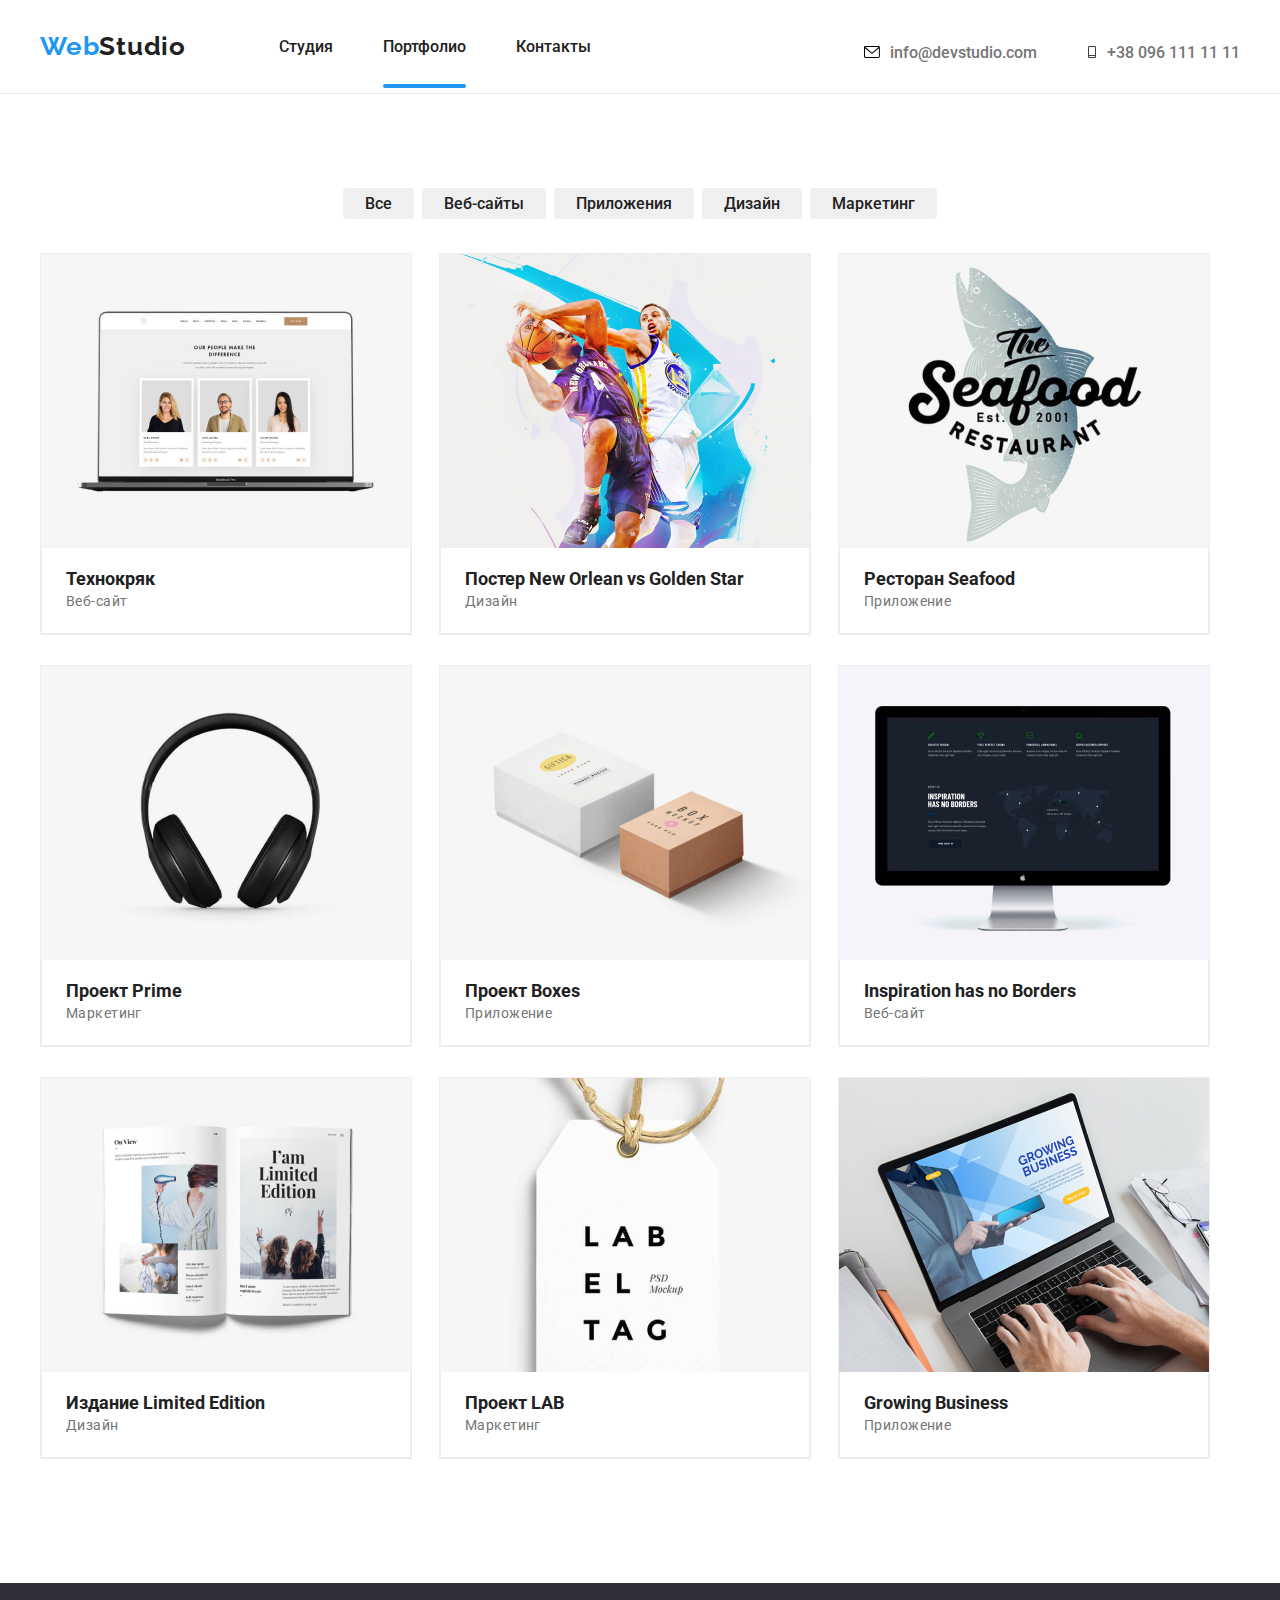
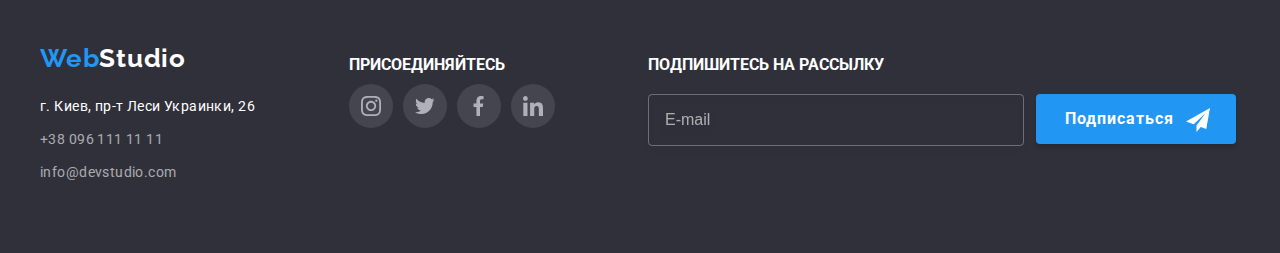
<file: portfolio.html>
<!DOCTYPE html>
<html lang="en">
    <head>
        <meta charset="UTF-8" />
        <meta http-equiv="X-UA-Compatible" content="IE=edge" />
        <meta name="viewport" content="width=device-width, initial-scale=1.0" />
        <title>Document</title>
        <link rel="stylesheet" href="./css/reset.css" />
        <link rel="preconnect" href="https://fonts.googleapis.com" />
        <link rel="preconnect" href="https://fonts.gstatic.com" crossorigin />
        <link
            href="https://fonts.googleapis.com/css2?family=Raleway:wght@700&family=Roboto:wght@400;500;700;900&display=swap"
            rel="stylesheet"
        />
        <link rel="stylesheet" href="./css/style.css" />
    </head>
    <body>
        <!--Шапка страницы-->
        <header class="header-box">
            <div class="conteiner header-conteiner">
                <nav class="page-nav">
                    <a href="./index.html" lang="en" class="logo"
                        >Web<span class="logo-studio-title">Studio</span></a
                    >
                    <ul class="nav-links">
                        <li class="nav-links-item">
                            <a class="nav-links-link" href="./index.html"
                                >Студия</a
                            >
                        </li>
                        <li class="nav-links-item">
                            <a class="nav-links-link current" href="./portfolio.html"
                                >Портфолио</a
                            >
                        </li>
                        <li class="nav-links-item">
                            <a class="nav-links-link" href="#">Контакты</a>
                        </li>
                    </ul>
                </nav>

                <ul class="contacts">
                    <li class="contacts-item">
                        <a
                            href="mailto:info@devstudio.com"
                            class="contacts-link"
                            ><svg class="contact-icon" width="16" height="12">
                                <use
                                    href="./images/icons/symbol-defs-1.svg#icon-e-mail"
                                ></use>
                            </svg>info@devstudio.com</a
                        >
                    </li>
                    <li class="contacts-item">
                        <a href="tel:+380961111111" class="contacts-link"
                            ><svg class="contact-icon" width="10" height="12">
                                <use
                                    href="./images/icons/symbol-defs-1.svg#icon-phone"
                                ></use>
                            </svg>+38 096 111 11 11</a
                        >
                    </li>
                </ul>
            </div>
        </header>
        <!--Наполнение страницы-->
        <main>
            <section>
                <div>
                    <ul class="section-btn">
                        <li class="section-btn-item">
                            <button class="button-portfolio" type="button">
                                Все
                            </button>
                        </li>
                        <li class="section-btn-item">
                            <button class="button-portfolio" type="button">
                                Веб-сайты
                            </button>
                        </li>
                        <li class="section-btn-item">
                            <button class="button-portfolio" type="button">
                                Приложения
                            </button>
                        </li>
                        <li class="section-btn-item">
                            <button class="button-portfolio" type="button">
                                Дизайн
                            </button>
                        </li>
                        <li>
                            <button class="button-portfolio" type="button">
                                Маркетинг
                            </button>
                        </li>
                    </ul>
                </div>
            </section>

            <section class="conteiner"">
                <ul class="section-img">
                    <li class="conteiner-img link-card">
                        <a  href="">
                            <div class="blue-overlay">
                            <img
                                src="./images/photo_tehnokryak.jpg"
                                alt="технокряк"
                            />
                            <div class="text-overlay">   
                                    <p class="text">Ресурс предлагает комплексные предложения с разным уровнем функционала и сервисов. Все это позволит посетителю получить исчерпывающие сведения о компании или частном лице.</p> 
                                </div> 
                            </div>
                            <div class="card ">
                            <h2>Технокряк</h2>
                            <p>Веб-сайт</p>
                            </div>
                        </a>
                    </li>
                    <li class="conteiner-img link-card">
                        <a href="">
                            <div class="blue-overlay">
                            <img src="./images/photo_poster.jpg" alt="постер" />
                            <div class="text-overlay">   
                                    <p class="text">Ресурс предлагает комплексные предложения с разным уровнем функционала и сервисов. Все это позволит посетителю получить исчерпывающие сведения о компании или частном лице.</p> 
                                </div>
                            </div>
                            <div class="card">
                            <h2>Постер New Orlean vs Golden Star</h2>
                            <p>Дизайн</p>
                            </div>
                        </a>
                    </li>
                    <li class="conteiner-img link-card">
                        <a href="">
                            <div class="blue-overlay">
                            <img
                                src="./images/photo_resto.jpg"
                                alt="ресторан"
                            />
                            <div class="text-overlay">   
                                    <p class="text">Ресурс предлагает комплексные предложения с разным уровнем функционала и сервисов. Все это позволит посетителю получить исчерпывающие сведения о компании или частном лице.</p> 
                                </div>
                            </div>
                            <div class="card">
                            <h2>Ресторан Seafood</h2>
                            <p>Приложение</p>
                            </div>
                        </a>
                    </li>
                    <li class="conteiner-img link-card">
                        <a href="">
                            <div class="blue-overlay">
                            <img
                                src="./images/photo_prime.jpg"
                                alt="наушники"
                            />
                            <div class="text-overlay">   
                                    <p class="text">Ресурс предлагает комплексные предложения с разным уровнем функционала и сервисов. Все это позволит посетителю получить исчерпывающие сведения о компании или частном лице.</p> 
                                </div>
                                </div>
                             <div class="card">
                            <h2>Проект Prime</h2>
                            <p>Маркетинг</p>
                            </div>
                        </a>
                    </li>
                    <li class="conteiner-img link-card">
                        <a href="">
                            <div class="blue-overlay">
                            <img src="./images/photo_boxes.jpg" alt="коробки" />
                            <div class="text-overlay">   
                                    <p class="text">Ресурс предлагает комплексные предложения с разным уровнем функционала и сервисов. Все это позволит посетителю получить исчерпывающие сведения о компании или частном лице.</p> 
                                </div>
                            </div>
                            <div class="card">
                            <h2>Проект Boxes</h2>
                            <p>Приложение</p>
                            </div>
                        </a>
                    </li>
                    <li class="conteiner-img link-card">
                        <a href="">
                            <div class="blue-overlay">
                            <img
                                src="./images/photo_borders.jpg"
                                alt="монитор"
                            />
                            <div class="text-overlay">   
                                    <p class="text">Ресурс предлагает комплексные предложения с разным уровнем функционала и сервисов. Все это позволит посетителю получить исчерпывающие сведения о компании или частном лице.</p> 
                                </div>
                                </div>
                            <div class="card">
                            <h2>Inspiration has no Borders</h2>
                            <p>Веб-сайт</p>
                            </div>
                        </a>
                    </li>
                    <li class="conteiner-img link-card">
                        <a href="">
                            <div class="blue-overlay">
                            <img
                                src="./images/photo_magazin.jpg"
                                alt="журнал"
                            />
                            <div class="text-overlay">   
                                    <p class="text">Ресурс предлагает комплексные предложения с разным уровнем функционала и сервисов. Все это позволит посетителю получить исчерпывающие сведения о компании или частном лице.</p> 
                                </div>
                            </div>
                            <div class="card">
                            <h2>Издание Limited Edition</h2>
                            <p>Дизайн</p>
                            </div>
                        </a>
                    </li>
                    <li class="conteiner-img link-card">
                        <a href="">
                            <div class="blue-overlay">
                            <img src="./images/photo_lab.jpg" alt="бирка" />
                            <div class="text-overlay">   
                                    <p class="text">Ресурс предлагает комплексные предложения с разным уровнем функционала и сервисов. Все это позволит посетителю получить исчерпывающие сведения о компании или частном лице.</p> 
                                </div>
                            </div>
                            <div class="card">
                            <h2>Проект LAB</h2>
                            <p>Маркетинг</p>
                            </div>
                        </a>
                    </li>
                    <li class="conteiner-img link-card">
                        <a href="">
                            <div class="blue-overlay">
                            <img
                                src="./images/photo_business.jpg"
                                alt="ноутбук"
                            />
                            <div class="text-overlay">   
                                    <p class="text">Ресурс предлагает комплексные предложения с разным уровнем функционала и сервисов. Все это позволит посетителю получить исчерпывающие сведения о компании или частном лице.</p> 
                                </div>
                                </div>
                            <div class="card">
                            <h2>Growing Business</h2>
                            <p>Приложение</p>
                            </div>
                        </a>
                    </li>
                </ul>
            </section>
        </main>
        <!--Подвал страницы-->
        <footer class="footer">
            <div class="conteiner conteiner-footer">
                <div>
                    <a href="./index.html" class="logo"
                        >Web<span class="logo-studio">Studio</span></a
                    >
                    <address>
                        <p class="address-footer address">
                            г. Киев, пр-т Леси Украинки, 26
                        </p>

                        <ul>
                            <li class="address">
                                <a
                                    href="tel:+380961111111"
                                    class="contacts-footer"
                                    >+38 096 111 11 11</a
                                >
                            </li>
                            <li class="address">
                                <a
                                    href="mailto:info@devstudio.com"
                                    class="contacts-footer"
                                    >info@devstudio.com</a
                                >
                            </li>
                        </ul>
                    </address>
                </div>
                <div class="footer-block">
                    <b class="footer-join">присоединяйтесь</b>
                    <ul class="social-networks list">
                        <li class="social-item">
                            <a href="#" class="social-link">
                                <svg class="social-icon" width="20" height="20">
                                    <use
                                        href="./images/icons/symbol-defs-1.svg#icon-instagram"
                                    ></use>
                                </svg>
                            </a>
                        </li>
                        <li class="social-item">
                            <a href="#" class="social-link">
                                <svg class="social-icon" width="20" height="20">
                                    <use
                                        href="./images/icons/symbol-defs-1.svg#icon-twitter"
                                    ></use>
                                </svg>
                            </a>
                        </li>
                        <li class="social-item">
                            <a href="#" class="social-link">
                                <svg class="social-icon" width="20" height="20">
                                    <use
                                        href="./images/icons/symbol-defs-1.svg#icon-facebook"
                                    ></use>
                                </svg>
                            </a>
                        </li>
                        <li class="social-item">
                            <a href="#" class="social-link">
                                <svg class="social-icon" width="20" height="20">
                                    <use
                                        href="./images/icons/symbol-defs-1.svg#icon-linkedin"
                                    ></use>
                                </svg>
                            </a>
                        </li>
                    </ul>
                </div>
                <div class="footer-mailing">
                    <b class="footer-join">Подпишитесь на рассылку</b>
                    <div class="mailing-block">
                        <label class="footer-label">
                            <input class="footer-input" name="email" type="email" placeholder="E-mail">
                        </label>
                        <div class="footer-subscribe">
                            <button class="button-send btn-subscribe" type="submit">Подписаться
                                <svg class="icon-subscribe" width="24" height="24">
                                <use href="./images/icons/symbol-defs-1.svg#icon-send"></use>
                            </svg></button>
                           
                        </div>
                    </div>
                </div>
            </div>
        </footer>
    </body>
</html>
</file>
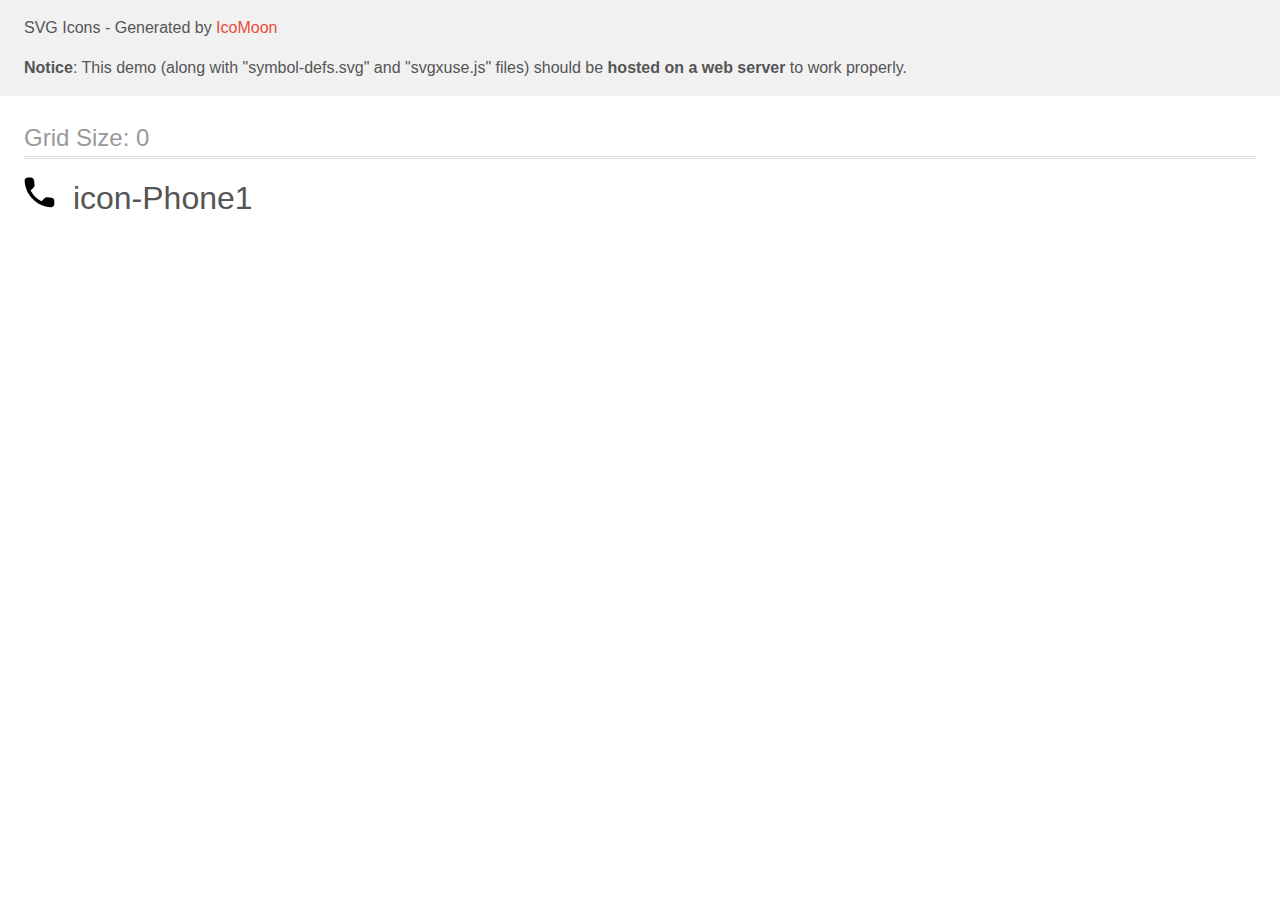
<file: images/icomoon/demo-external-svg.html>
<!doctype html>
<html>
<head>
    <title>IcoMoon - SVG Icons</title>
    <meta charset="utf-8">
    <meta name="viewport" content="width=device-width, initial-scale=1">
    <link rel="stylesheet" href="demo-files/demo.css">
    <link rel="stylesheet" href="style.css">
</head>
<body>
<header class="bgc1 clearfix">
<div class="mhl">
    <p>SVG Icons - Generated by <a href="https://icomoon.io/app">IcoMoon</a></p><p><strong>Notice</strong>: This demo (along with "symbol-defs.svg" and "svgxuse.js" files) should be <b>hosted on a web server</b> to work properly.</p>
</div>
</header>
    <div class="clearfix mhl ptl">
        <h1 class="mvm mtn fgc1">Grid Size: 0</h1>
        <div class="glyph fs1">
            <div class="clearfix pbs">
                <svg class="icon icon-Phone1"><use xlink:href="symbol-defs.svg#icon-Phone1"></use></svg><span class="name"> icon-Phone1</span>
            </div>
        </div>
  </div>
<script defer src="svgxuse.js"></script>
</body>
</html>
</file>
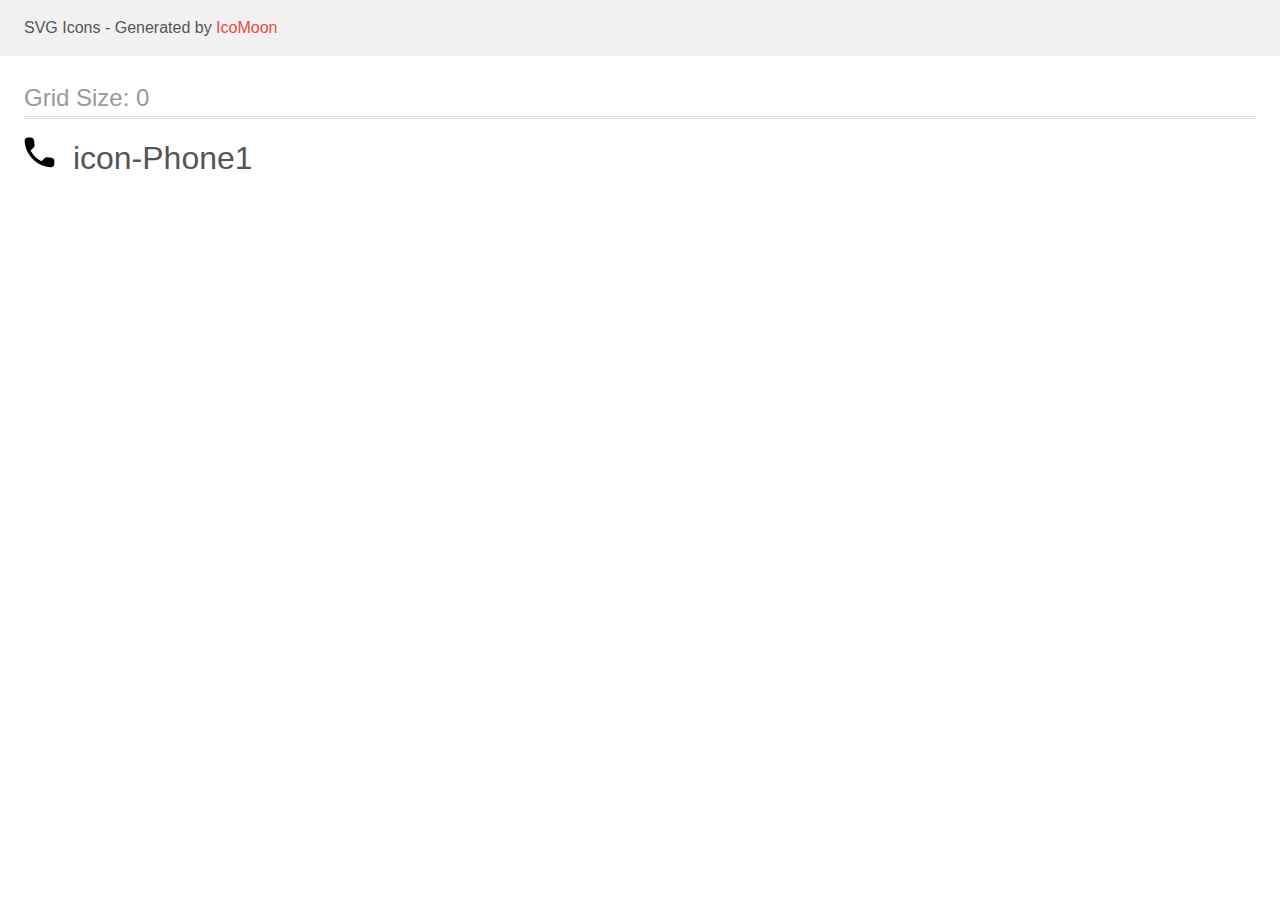
<file: images/icomoon/demo.html>
<!doctype html>
<html>
<head>
    <title>IcoMoon - SVG Icons</title>
    <meta charset="utf-8">
    <meta name="viewport" content="width=device-width, initial-scale=1">
    <link rel="stylesheet" href="demo-files/demo.css">
    <link rel="stylesheet" href="style.css">
</head>
<body>
<svg aria-hidden="true" style="position: absolute; width: 0; height: 0; overflow: hidden;" version="1.1" xmlns="http://www.w3.org/2000/svg" xmlns:xlink="http://www.w3.org/1999/xlink">
<defs>
<symbol id="icon-Phone1" viewBox="0 0 32 32">
<path d="M27.419 20.852l-4.201-0.48c-1.009-0.116-2.002 0.232-2.713 0.943l-3.044 3.044c-4.681-2.382-8.519-6.203-10.901-10.901l3.060-3.060c0.711-0.711 1.059-1.704 0.943-2.713l-0.48-4.168c-0.198-1.671-1.604-2.928-3.292-2.928h-2.862c-1.869 0-3.424 1.555-3.308 3.424 0.877 14.126 12.174 25.407 26.284 26.284 1.869 0.116 3.424-1.439 3.424-3.308v-2.862c0.016-1.671-1.241-3.077-2.911-3.275z"></path>
</symbol>
</defs>
</svg>

<header class="bgc1 clearfix">
<div class="mhl">
    <p>SVG Icons - Generated by <a href="https://icomoon.io/app">IcoMoon</a></p>
</div>
</header>
    <div class="clearfix mhl ptl">
        <h1 class="mvm mtn fgc1">Grid Size: 0</h1>
        <div class="glyph fs1">
            <div class="clearfix pbs">
                <svg class="icon icon-Phone1"><use xlink:href="#icon-Phone1"></use></svg><span class="name"> icon-Phone1</span>
            </div>
        </div>
  </div>
<script defer src="svgxuse.js"></script>
</body>
</html>
</file>
<file: css/style.css>
:root {
    --primary-text-color: #212121;
    --secondary-color: #757575;
    --white-color: #fff;
    --accent-color: #2196f3;
    --beige-color: #f5f4fa;
    --dark-color: #2f303a;
    --icon-color: #afb1b8;
    --btn-hover-color: #188CE8;
    --border-container-card: #EEEEEE;
    --icon-color: #afb1b8;
}
/* Стилистика шапки */

.contacts-link:hover,
.nav-links-link:hover,
.contacts-link:focus,
.nav-links-link:focus,
.contacts-link:hover .contact-icon,
.contacts-link:focus .contact-icon
 {
    color: var(--accent-color);
    fill: var(--accent-color);
}

.contact-icon{
margin-right: 10px;
}

/* Стилистика лого */
.logo {
    font-family: 'Raleway', sans-serif;
    font-weight: bold;
    font-size: 26px;
    line-height: calc(31 / 26);
    letter-spacing: 0.03em;
    color: var(--accent-color);
    margin-right: 93px;
}

.logo-studio {
    color: var(--white-color);
}
.logo-studio-title {
    color: var(--primary-text-color);
}
.current {
    position: relative;
}
.current::after {
    display: block;
    content: "";
    position: absolute;
    width: 100%;
    height: 4px;
    background-color: var(--accent-color);
    border-radius: 2px;
    bottom: -10; 
    margin-top: 28px;
}

/* Стилистика общего наполнения */
body {
    font-family: 'Roboto', sans-serif;
    color: var(--primary-text-color);
}
.body-title {
    font-size: 14px;
    font-weight: 400;
    font-style: normal;
}
address{
    font-family: font-family: 'Roboto', sans-serif;;
}
.section {
    padding: 94px 0;
}
.title{
    margin-bottom: 30px;
}

.section-desc{
    padding-bottom: 0;
}

/* Стилистика героя */
.section-title {
   background: var(--dark-color);
    max-width: 1600px;
    min-height: 600px;
    margin-left: auto;
    margin-right: auto;
    background-image: linear-gradient(to right, rgba(47, 48, 58, 0.4), rgba(47, 48, 58, 0.4)), url(../images/hero_photo.jpg);
    background-position: center;
    background-size: cover;
    background-repeat: no-repeat;
    padding: 200px 0;
}
.section-title h1 {
    font-weight: 900;
    font-size: 44px;
    line-height: calc(60 / 44);
    text-align: center;
    letter-spacing: 0.06em;
    text-transform: uppercase;
    color: var(--white-color);
}
/* Стилистика кнопки */

.butoon-main:hover,
.butoon-main:focus {
    background-color: #188ce8;
}
.butoon-main {
    color: var(--white-color);
    background-color: var(--accent-color);
    padding: 10px 32px;
    font-weight: 700;
    font-size: 16px;
    border-radius: 4px;
    cursor: pointer;
    filter: drop-shadow(0px 4px 4px rgba(0, 0, 0, 0.25));
    margin: 0 auto;
    display: block;
    line-height: calc(30/16);

}

.conteiner {
    width: 1200px;
    margin: 0 auto;
    border: 1px;
    padding: 0 15px;
}
.conteiner-heading{
    display: flex;
    justify-content: center;
}
.footer{
    padding: 60px 0;
    background-color: var(--dark-color);
}
.section-img:not(:nth-child(3n)){
    margin-right: 30px;
   
}
.conteiner-heading-item::before{
    display: block;
    content: "";
    height: 120px;
    background-color: #F5F4FA;
    border-radius: 4px;
    background-size: contain;
    background-repeat: no-repeat;
    background-position: center;
    margin-bottom: 30px;
    margin-right: 30px;
}
.icon-antenna::before{
    background-image: url(../images/antenna.svg
    );
    background-size: 70px;
}


.icon-clock::before{
    background-image: url(../images/clock.svg);
    background-size: 70px;
}
.icon-diagram::before{
    background-image: url(../images/diagram.svg);
    background-size: 70px;
}
.icon-astronaut::before{
    background-image: url(../images/astronaut.svg);
    background-size: 70px;
}
.conteiner-info{
    display: flex;
    flex-basis: calc((100% - 4 * 30px) / 4);
}
.conteiner-heading-item-img{
    margin-right: 30px;
    background-color: var(--white-color);
    box-shadow: 0px 1px 3px rgba(0, 0, 0, 0.12), 0px 1px 1px rgba(0, 0, 0, 0.14), 0px 2px 1px rgba(0, 0, 0, 0.2);
border-radius: 0px 0px 4px 4px;
}
.conteiner-info{
    display: flex;
    flex-basis: calc((100% - 4 * 30px) / 4);
}

.subtitle {
    font-weight: 500;
    font-size: 14px;
    line-height: calc(16 / 14);
    letter-spacing: 0.03em;
    text-transform: uppercase;
    margin-bottom: 10px;
    margin-right: 30px;
}
.lead:not(:nth-child(4n)){
    margin-right: 30px;
}
.partner-list{
    display: flex;
}
.partner{
   
border: 1px solid #AFB1B8;
box-sizing: border-box;
border-radius: 4px;
width: 170px;
height: 92px;
margin-right: 30px;
}

h2 {
    color: var(--primary-text-color);
    font-size: 18px;
}
p {
    font-weight: normal;
    font-size: 14px;
    line-height: calc(24 / 14);
    letter-spacing: 0.03em;
    color: var(--secondary-color);
}
.comand{
    background-color: #F5F4FA;
}
.section-text {
    font-weight: 700;
    font-size: 36px;
    line-height: calc(42 / 36);
    text-align: center;
    letter-spacing: 0.03em;
    color: var(--primary-text-color);
    margin-bottom: 50px;
}

.address-footer {
    margin-top: 20px;
    font-style: normal;
    font-weight: 400;
    font-size: 14px;
    line-height: calc(24 / 14);
    letter-spacing: 0.03em;
    color: var(--white-color);
}
.address{
    margin-bottom: 9px;
}
.contacts-footer {
    font-style: normal;
    font-weight: 400;
    font-size: 14px;
    line-height: calc(24 / 14);
    letter-spacing: 0.03em;
    color: rgba(255, 255, 255, 0.6);
}
    
.page-nav,
.contacts,
.nav-links,
.header-conteiner {
    display: flex;
}

.page-nav {
    align-items: center;}

.header-conteiner {
    justify-content: space-between;
}


.nav-links-item + .nav-links-item {
    margin-left: 50px;
    transition: color 250ms cubic-bezier(0.4, 0, 0.2, 1);
}
.contacts-item:not(:last-child) {
    margin-right: 50px;
}
.contacts-item::before{
    display: block;
    content: "";
    height: 12px;
    background-size: contain;
    background-repeat: no-repeat;
    background-position: left;
    transition: color 250ms cubic-bezier(0.4, 0, 0.2, 1);
}
.icon-phone{
    background-image: url(../images/phone.svg);
    background-repeat: no-repeat;
    background-size: 12px;
    margin-right: 10px;
background-position: 0% 50%;;
}
.card{
    padding: 20px 24px;
    border: 1px solid var(--border-container-card);
    border-top: 0px;
}
.link-card:hover,
.link-card:focus {
    box-shadow: 0px 1px 1px rgba(0, 0, 0, 0.12), 0px 4px 4px rgba(0, 0, 0, 0.06), 1px 4px 6px rgba(0, 0, 0, 0.16);

}
.icon-email{
background-image: url(../images/email.svg);
background-repeat: no-repeat;
background-size: 12px;
margin-right: 10px;
background-position: 0% 50%;;
}

.contacts-link,
.nav-links-link {
    padding: 31px 0;
    display: block;
    font-weight: 500;
    color: var(--primary-color);
    transition: color 250ms cubic-bezier(0.4, 0, 0.2, 1);
}
.contacts-link {
    color: var(--secondary-color);
}
/* Стилистика кнопок портфолио */
.button-portfolio {
    padding: 6px 22px;
    color: var(--primary-text-color);
    font-weight: 500;
    text-align: center;
    cursor: pointer;
    font-family: inherit;
    border-radius: 4px;
    font-size: 16px;
    transition: color 250ms cubic-bezier(0.4, 0, 0.2, 1);
}

.button-portfolio:hover,
.button-portfolio:focus {
    background-color: var(--accent-color);
    color: var(--white-color);
}
ul {
    margin-top: 0;
    margin-bottom: 0;
    padding-top: 0;
}
.section-btn{
    padding-top: 94px;
    display: flex;
  align-items: center;
  justify-content:center;
  
}
.section-btn-item:not(:last-child) {
    margin-right: 8px;
}
.section-img{
    padding-top: 34px;
    padding-bottom: 94px;
    display: flex;
  justify-content:space-between;
  flex-wrap: wrap;
}

.conteiner-img {
border: 1px solid #EEEEEE;
margin-bottom: 30px;
}

.icon{
margin-right: 10px;
}
.header-box{
    border: 1px solid #ECECEC;
    border-top: none;
  border-left: none;
  border-right: none;
 
  
}
.img-title {
    padding: 30px 0;
    text-align: center;
}
.social-networks {
    margin-left: 32px;
    margin-right: 32px;
    justify-content: center;
    margin-right: 10px;
}
.social-icon {
    fill: currentColor;
}
.social-link {
    display: flex;
    width: 44px;
    height: 44px;
    justify-content: center;
    align-items:center;
    border-radius: 50%;
    color: var(--icon-color);
    transition: background-color 250ms cubic-bezier(0.4, 0, 0.2, 1);
}
.social-link:hover,
.social-link:focus {
    background-color: #2196F3;
    color: #F5F4FA;
}
/* CLIENTS style */
.clients-list {
    display: flex;
} 

.client-link {
    display: flex;
    border: 1px solid #AFB1B8;
    border-radius: 4px;
    width: 170px;
    height: 92px;
    margin-right: 30px;
    justify-content: center;
    align-items: center;
    color: var(--icon-color);
    transition: background-color 250ms cubic-bezier(0.4, 0, 0.2, 1);
    
}

.client-icon {
    fill: currentColor;
}

.clients-link:not(:last-child) {
    margin-right: 30px;
}

.client-link:hover,
.client-link:focus {
    border-color: var(--accent-color);
    color: var(--accent-color);
}
.list {
    display: flex;
}
.footer-join {
    color: var(--white-color);
    text-transform: uppercase;
}
.footer-block {
    margin-left: 70px;
    margin-top: 12px;
    height: 80px;
    width: 206px;
}
.social-networks {
    display: flex;
    align-items: flex-start;
    margin: 10px 0px 0px 0px;
}
.social-link {
    background: rgba(255, 255, 255, 0.1);
}
.conteiner-footer {
    display: flex;
}
/*
.conteiner-heading-item:not(:nth-child(n+4)){
   margin-right: 30px;zzzz
}*/
/* HM5*/
.blue-overlay {
    position: relative;
    overflow: hidden;
}

.text-overlay {
    position: absolute;
    top: 0;
    left: 0;
    opacity: 0;
    width: 100%;
    height: 100%;
    background-color: rgba(33, 150, 243, 0.9);
    transform: translateY(100%);
    transition: transform 250ms cubic-bezier(0.4, 0, 0.2, 1);
}

.text-overlay .text {
    position: absolute;
    margin: 0px;
    padding: 20px 24px;
    font-size: 18px;
    line-height: 1.56;
    color: var(--white-color);
}
.conteiner-img:hover .text-overlay {
    opacity: 1;
    transform: translateY(0)
}
.social-item:not(:last-child) {
    transition: color 250ms cubic-bezier(0.4, 0, 0.2, 1);
    margin-right: 10px;
}
.pic-text {
    position: absolute;
    bottom: 0px;
    right: 0px;
    margin: 0px;
    padding-bottom: 27px;
    padding-top: 27px;
    width: 100%;
    text-align: center;
    font-weight: 700;
    line-height: 1.14;
    text-transform: uppercase;
    color: var(--white-color);
    background: rgba(47, 48, 58, 0.8);
    height: 70px;
}

.pic {
    display: block;
}
.pictures-block {
    position: relative;
} 
.pictures-block:not(:last-child){
    margin-right: 30px;
}
/* MODAL style */
.modal {
    position: fixed;
    top: 0;
    left: 0;
    width: 100%;
    height: 100%;
    background: rgba(0, 0, 0, 0.2);
}
.modal-content {
    position: absolute;
    top: 50%;
    left: 50%;
    transform: translate(-50%,-50%) scale(1);
    transition: transform 250ms cubic-bezier(0.4, 0, 0.2, 1);
    min-width: 528px;
    min-height: 581px;
    background-color: var(--white-color);
}
.btn-modal-close {
    position: absolute;
    display: flex;
    top: 8px;
    right: 8px;
    width: 30px;
    height: 30px;
    border-radius: 50%;
    color: #000000;
    background: var(--white-color);
    border: 1px solid rgba(0, 0, 0, 0.1);
}
.btn-modal-close:hover,
.btn-modal-close:focus {
    cursor: pointer;
    color: var(--accent-color);
}
.icon-close {
    position: absolute;
    top: 50%;
    left: 50%;
    transform: translate(-50%,-50%);
    fill: currentColor;
}
.is-hidden {
    visibility: hidden;
    opacity: 0;
    pointer-events: none;
    transition: opacity 250ms cubic-bezier(0.4, 0, 0.2, 1), visibility 250ms cubic-bezier(0.4, 0, 0.2, 1);
  }
  .modal.is-hidden .modal-content {
    transform: translate(-50%, -50%) scale(0.8);
}
/* HM6*/
.footer-mailing {
    width: 570px;
    justify-content: flex-end;
    margin-top: 12px;
    margin-left: 93px;
}
.footer-join {
    color: var(--white-color);
    text-transform: uppercase;
}
.footer-mailing {
    width: 570px;
    justify-content: flex-end;
    margin-top: 12px;
    margin-left: 93px;
}
.mailing-block {
    display: flex;
    margin-top: 20px;
}
.footer-input {
    margin-right: 12px;
    width: 358px;
    height: 50px;
    padding-left: 16px;
    border: 1px solid rgba(255, 255, 255, 0.3);
    filter: drop-shadow(0px 4px 4px rgba(0, 0, 0, 0.15));
    border-radius: 4px;
    background-color: transparent;
    color: rgba(255, 255, 255, 0.6);
}

.footer-label ::placeholder {
    font-size: 16px;
    line-height: 1.25;
    color: rgba(255, 255, 255, 0.6);
}
.footer-subscribe .btn-subscribe {
    padding-left: 29px;
    padding-right: 62px;
    width: 200px;
}
.footer-subscribe {
    position: relative;
}
.icon-subscribe {
    position: absolute;
    top: 50%;
    left: 75%;
    transform: translateY(-50%);
    fill: var(--white-color);
}
.hero .button,
.button-send {
    color: var(--white-color);
    background-color: var(--accent-color);
    box-shadow: 0px 4px 4px rgba(0, 0, 0, 0.15);
    transition: background-color 250ms cubic-bezier(0.4, 0, 0.2, 1);
    border-radius: 4px;
    padding: 10px 32px;
    border-width: 0px;
    font-family: inherit;
    font-weight: 700;
    font-size: 16px;
    line-height: 1.87;
    display: inline-block;
    align-items: center;
    letter-spacing: 0.06em;
    cursor: pointer;
}
.button-send:hover,
.button-send:focus {
    background-color: var(--btn-hover-color);
}
.button-send {
    padding-left: 56px;
    padding-right: 55px;
}
.footer-subscribe .btn-subscribe {
    padding-left: 29px;
    padding-right: 62px;
    width: 200px;
}
/* FORM style */
.btn-modal-close {
    position: absolute;
    display: flex;
    top: 8px;
    right: 8px;
    width: 30px;
    height: 30px;
    border-radius: 50%;
    color: #000000;
    background: var(--white-color);
    border: 1px solid rgba(0, 0, 0, 0.1);
}
.btn-modal-close:hover,
.btn-modal-close:focus {
    cursor: pointer;
    color: var(--accent-color);
}
.icon-close {
    position: absolute;
    top: 50%;
    left: 50%;
    transform: translate(-50%,-50%);
    fill: currentColor;
}

.form {
    margin: 40px;
}
.form-title {
    text-align: center;
    font-size: 20px;
    line-height: 1.15;
    color: var(--title-text-color);
    font-weight: 700;
    margin-top: 0;
    margin-bottom: 30px;
}

.form-contacts {
    display: block;
    margin-bottom: 28px;
    position: relative;
}

.form-contacts:last-of-type {
    margin-bottom: 0px;
}

.form-contacts .text {
    position: absolute;
    top: 80%;
    left: 0px;
    transform: translateY(-50px);  
    font-size: 12px;
    line-height: 1.167;
    letter-spacing: 0.01em;
    color: #757575;
}
.form-input {
    border: 1px solid rgba(33, 33, 33, 0.2);
    border-radius: 4px;
    padding: 11px; 
    padding-left: 35px;
    width: 100%;  
    color: #757575;
   
}
.form-icon {
    position: absolute;
    top: 50%;
    left: 12px;
    transform: translateY(-50%);
    display: inline-block;
    fill: var(--title-text-color);
}

.form-contacts:focus-within .form-icon {
    fill: var(--accent-color);
}

.form-contacts:focus-within .form-input,
.form-comments:focus-within .com-input {
    outline-color: var(--accent-color);
}
.form-comments {
    display: flex;
    flex-direction: column;
}
.com-input {
    resize: none;
    border: 1px solid rgba(33, 33, 33, 0.2);
    border-radius: 4px;
    width: 100%;
    padding: 12px 16px;
}
.form-comments .text {
    font-size: 12px;
    line-height: 1.167;
    letter-spacing: 0.01em;
    margin-bottom: 4px;
    color: #757575;
}

.form-comments ::placeholder {
    color: rgba(117, 117, 117, 0.5);
    font-size: 12px;
    line-height: 1.167;
    letter-spacing: 0.01em;
}

.button-send:hover,
.button-send:focus {
    background-color: var(--btn-hover-color);
}

.form-button {
    text-align: center;
    margin-top: 30px;
}
.button-send {
    padding-left: 56px;
    padding-right: 55px;
}

.icon-checkbox {
    display: inline-block;
    width: 16px;
    height: 15px;
    border: 2px solid var(--primary-text-color);
    border-radius: 2px;
    margin-right: 7px;
}
.checkbox:checked + .icon-checkbox {
    background-color: var(--accent-color);
    border-color: var(--accent-color);
    background-image: url('../images/icon\ check.svg');
    background-size: contain;
    background-origin: border-box;
}
.checkbox {
    position: absolute;
    width: 1px;
    height: 1px;
    margin: -1px;
    border: 0;
    padding: 0;
    clip: rect(0 0 0 0);
    overflow: hidden;
}

.contract {
    color: var(--accent-color);
    text-decoration: underline;
}

.form-contacts {
    margin-top: 20px;
    display: flex;
    align-items: center;
}
.agreement {
    color: #757575;
}
.text-portfolio {
    color: var(--white-color);
}


/!!/
</file>
<file: images/icomoon/demo-files/demo.css>
body {
  padding: 0;
  margin: 0;
  font-family: sans-serif;
  font-size: 1em;
  line-height: 1.5;
  color: #555;
  background: #fff;
}
h1 {
  font-size: 1.5em;
  font-weight: normal;
  box-shadow: 0 1px #ddd, 0 2px #fff, 0 3px #ddd;
}
small {
  font-size: .66666667em;
}
a {
  color: #e74c3c;
  text-decoration: none;
}
a:hover, a:focus {
  box-shadow: 0 1px #e74c3c;
}
.bshadow0, input {
  box-shadow: inset 0 -2px #e7e7e7;
}
input:hover {
  box-shadow: inset 0 -2px #ccc;
}
input, fieldset {
  font-size: 1em;
  margin: 0;
  padding: 0;
  border: 0;
}
input {
  color: inherit;
  line-height: 1.5;
  height: 1.5em;
  padding: .25em 0;
}
input:focus {
  outline: none;
  box-shadow: inset 0 -2px #449fdb;
}
.glyph {
  font-size: 16px;
  margin-right: 1.5em;
  float: left;
  width: 17em;
}
svg {
  color: #000;
}
.liga {
  width: 80%;
  width: calc(100% - 2.5em);
}
.talign-right {
  text-align: right;
}
.talign-center {
  text-align: center;
}
.bgc1 {
  background: #f1f1f1;
}
.fgc0 {
  color: #000;
}
.fgc1 {
  color: #999;
}
p {
  margin-top: 1em;
  margin-bottom: 1em;
}
.mvm {
  margin-top: .75em;
  margin-bottom: .75em;
}
.mtn {
  margin-top: 0;
}
.mtl, .mal {
  margin-top: 1.5em;
}
.mbl, .mal {
  margin-bottom: 1.5em;
}
.mal, .mhl {
  margin-left: 1.5em;
  margin-right: 1.5em;
}
.mhmm {
  margin-left: 1em;
  margin-right: 1em;
}
.ptl {
  padding-top: 1.5em;
}
.pbs, .pvs {
  padding-bottom: .25em;
}
.pvs, .pts {
  padding-top: .25em;
}
.unit {
  float: left;
}
.unitRight {
  float: right;
}
.size1of2 {
  width: 50%;
}
.size1of1 {
  width: 100%;
}
.clearfix:before, .clearfix:after {
  content: " ";
  display: table;
}
.clearfix:after {
  clear: both;
}
.hidden-true {
  display: none;
}
.textbox0 {
  width: 3em;
  background: #f1f1f1;
  padding: .25em .5em;
  line-height: 1.5;
  height: 1.5em;
}
.fs0 {
  font-size: 16px;
}
.fs1 {
  font-size: 32px;
}
.name {
  margin-left: .25em;
}
</file>
<file: images/icomoon/style.css>
.icon {
  display: inline-block;
  width: 1em;
  height: 1em;
  stroke-width: 0;
  stroke: currentColor;
  fill: currentColor;
}

/* ==========================================
Single-colored icons can be modified like so:
.icon-name {
  font-size: 32px;
  color: red;
}
========================================== */
</file>
